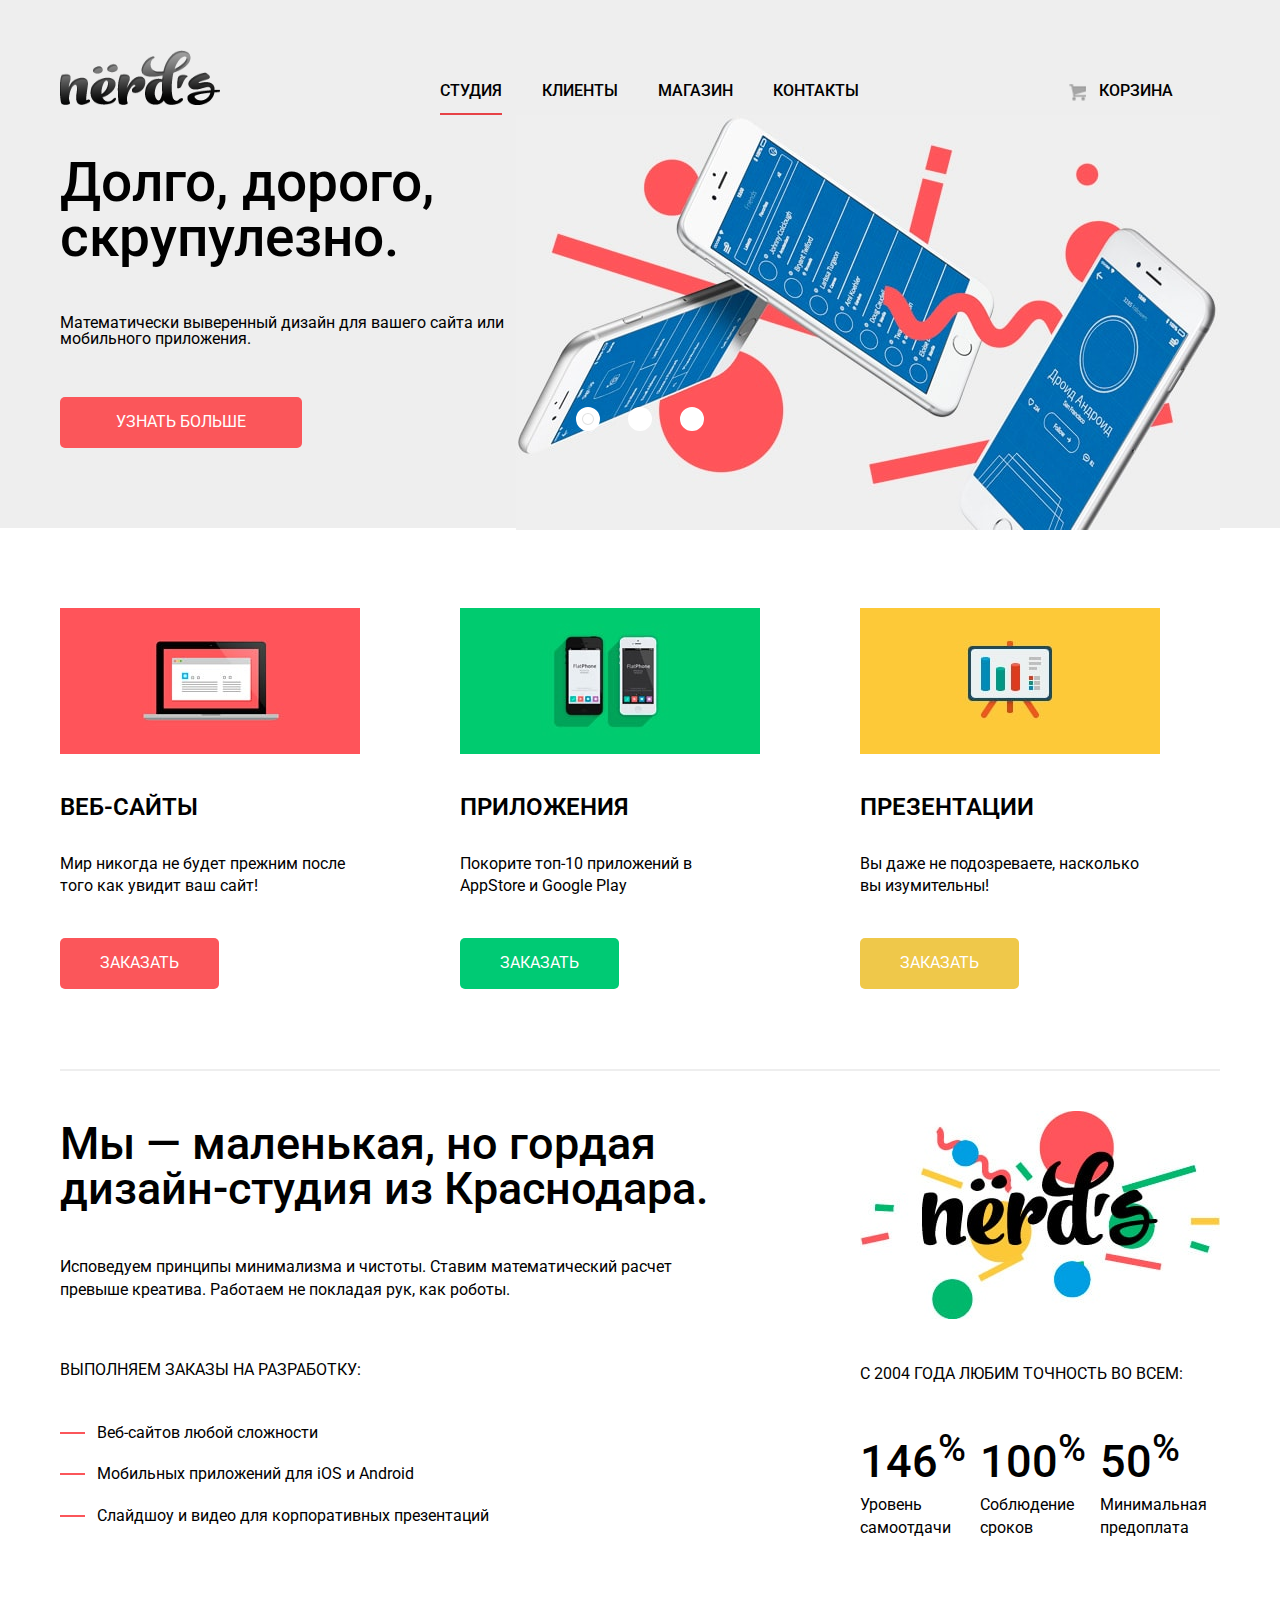
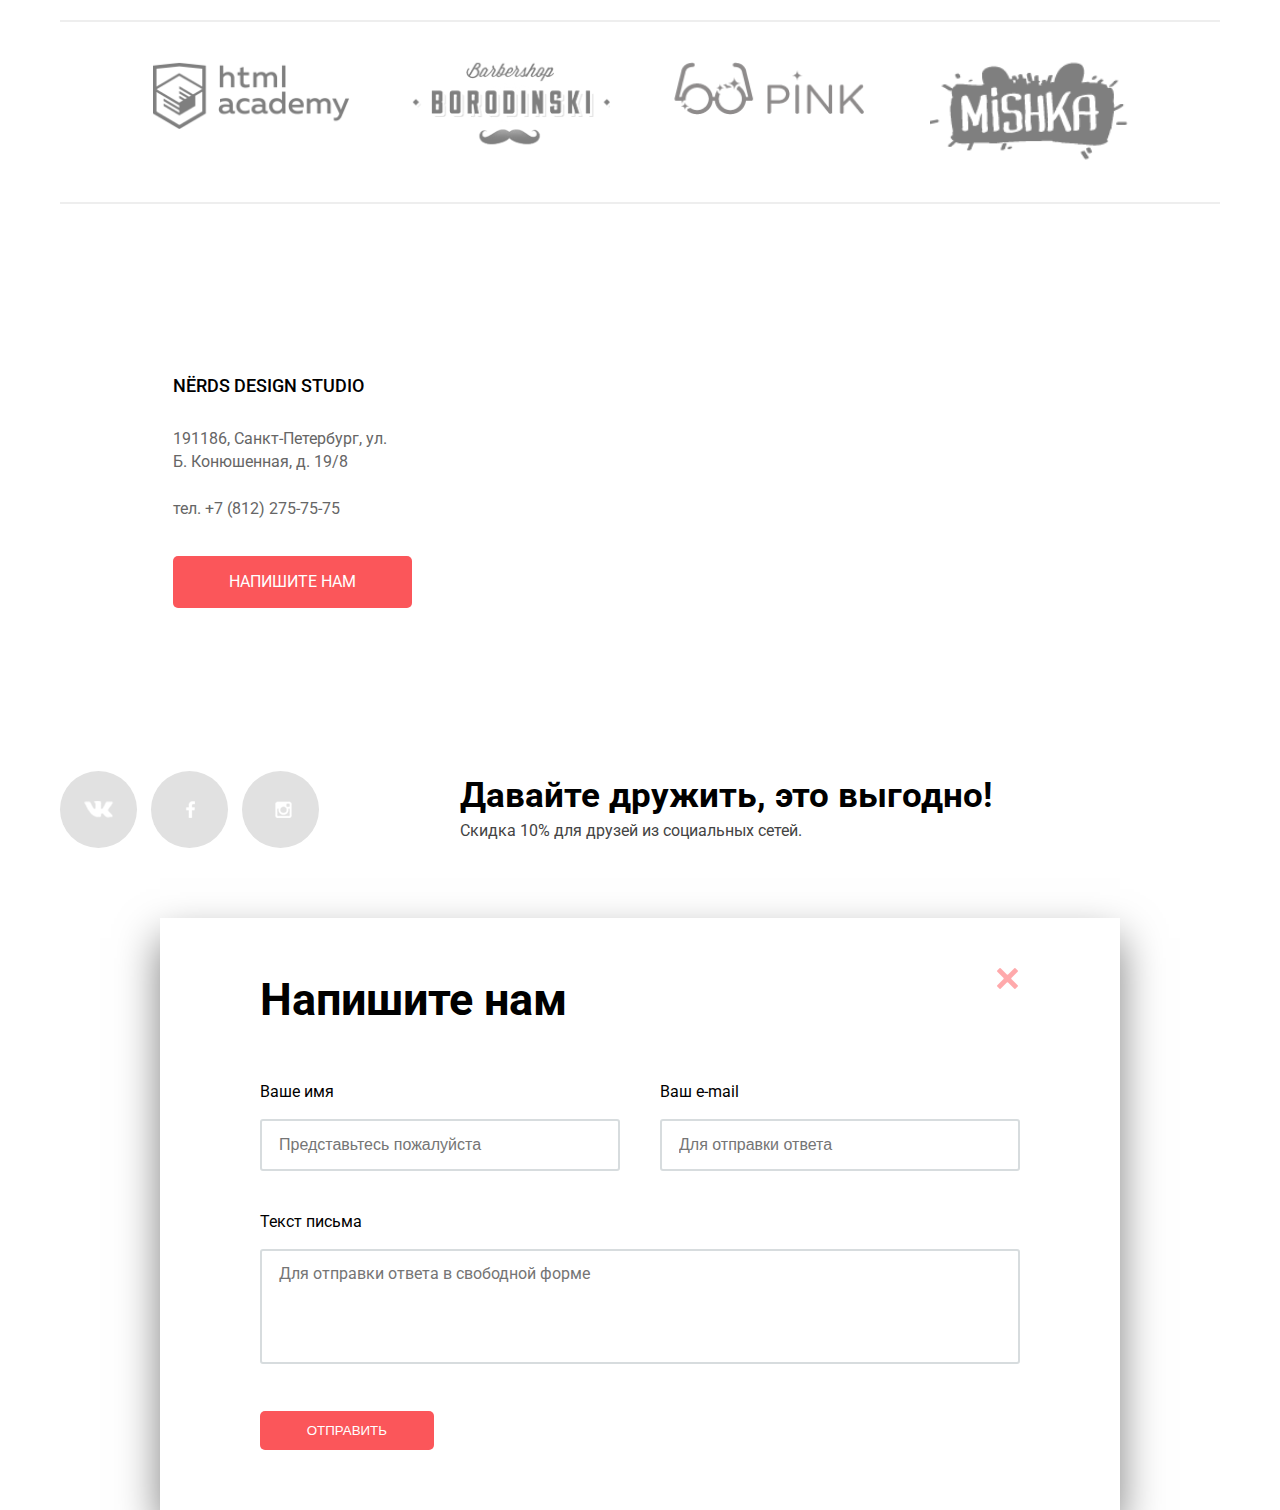
<file: index.html>
<!DOCTYPE html>   
<html lang="ru">
<head>
  <meta charset="UTF-8">
  <meta name="viewport" content="width=device-width, initial-scale=1">
  <title>Nerd's</title>
  <link href="https://fonts.googleapis.com/css?family=Roboto:400,500" rel="stylesheet"> 
  <link href="img/favicon.ico" rel="shortcut icon" type="image/x-icon">
  <link rel="stylesheet" href="css/reset.css">
  <link rel="stylesheet" href="css/style.css">
</head>
<body>
  <header class="header">
    <div class="container">

      <div class="logo">
        <a href="#" class="logo__link">
          <img src="img/logo.png" alt="Nerd's" width="160" height="55">
        </a>
      </div>
      <nav class="nav">
        <ul class="nav__list">
          <li class="nav__item">
            <a href="#studio" class="nav__link nav__link--active">Студия</a>
          </li>
          <li class="nav__item">
            <a href="#partners" class="nav__link">Клиенты</a>
          </li>
          <li class="nav__item">
            <a href="catalog.html" class="nav__link">Магазин</a>
          </li>
          <li class="nav__item">
            <a href="#contacts" class="nav__link">Контакты</a>
          </li>
          <li class="nav__item nav__item--cart">
            <a href="#" class="nav__link nav__link--cart">Корзина</a>
          </li>
        </ul>
      </nav>

      <div class="slider">
        <div class="slider__wrapper">

          <input type="radio" name="slider__point" class="slider__input" id="slide1" checked>
          <input type="radio" name="slider__point" class="slider__input" id="slide2">
          <input type="radio" name="slider__point" class="slider__input" id="slide3">

          <div class="slider__list">
            <div class="slide slide--first">
              <div class="slide__text">
                <p class="slide__title">Долго, дорого, скрупулезно.</p>
                <p class="slide__descr">Математически выверенный дизайн для вашего сайта или мобильного приложения.</p>
                <a href="#" class="btn btn--red">Узнать больше</a>
              </div>
            </div>

            <div class="slide slide--second">
              <div class="slide__text">
                <p class="slide__title">Любим математику как никто другой</p>
                <p class="slide__descr">Никакого креатива, только математические формулы Для расчета идеальных пропорций.</p>
                <a href="#" class="btn btn--red">Узнать больше</a>
              </div>
            </div>

            <div class="slide slide--therd">
              <div class="slide__text">
                <p class="slide__title">Только ночь, только хардкор</p>
                <p class="slide__descr">Работать днем, как все? Мы против этого. Ближе к полуночи работа только начинается.</p>
                <a href="#" class="btn btn--red">Узнать больше</a>
              </div>
            </div>
          </div>
          <div class="slide__control">
            <label class="slide__control-item slide1" for="slide1"></label>
            <label class="slide__control-item slide2" for="slide2"></label> 
            <label class="slide__control-item slide3" for="slide3"></label>
          </div>
        </div>  
      </div>
    </div> 
  </header>

  <main class="container">
    <div class="advantages">      
      <div class="advantages__item">
        <img src="img/content/illustration-1.jpg" width="300" height="146" alt="">
        <h2 class="advantages__title">Веб-сайты</h2>
        <p class="advantages__description">Мир никогда не будет прежним после того как увидит ваш сайт!</p>
        <a href="#" class="btn btn--red btn--small">Заказать</a>
      </div>
      <div class="advantages__item">
        <img src="img/content/illustration-2.jpg" width="300" height="146" alt="">
        <h2 class="advantages__title">Приложения</h2>
        <p class="advantages__description">Покорите топ-10 приложений в AppStore и Google Play</p>
        <a href="#" class="btn btn--green btn--small">Заказать</a>
      </div>
      <div class="advantages__item">
        <img src="img/content/illustration-3.jpg" width="300" height="146" alt="">
        <h2 class="advantages__title">Презентации</h2>
        <p class="advantages__description">Вы даже не подозреваете, насколько вы изумительны!</p>
        <a href="#" class="btn btn--yellow btn--small">Заказать</a>
      </div>
    </div>
    <div class="studio" id="studio">
      <div class="studio__about">
        <h1 class="studio__title">Мы — маленькая, но гордая дизайн-студия из Краснодара.</h1>
        <p class="studio__about-descr">Исповедуем принципы минимализма и чистоты. Ставим математический расчет превыше креатива. Работаем не покладая рук, как роботы.</p>
        <h2 class="studio-title studio__title--small">Выполняем заказы на разработку:</h2>
        <ul class="studio__about-list">          
          <li class="studio__about-item">Веб-сайтов любой сложности</li>
          <li class="studio__about-item">Мобильных приложений для iOS и Android</li>
          <li class="studio__about-item">Слайдшоу и видео для корпоративных презентаций</li>          
        </ul>
      </div>
      <div class="studio__statistics">
        <img src="img/content/nerds-illustration.jpg" alt="">
        <h2 class="studio__title studio__title--small">с 2004 года Любим точность во всем:</h2>
        <ul class="studio__statistic-list">
          <li class="studio__statistic-item">
            <span class="studio__statistic-diget">146<sup>%</sup></span>
            <span class="studio__statistic-description">Уровень самоотдачи</span>
          </li>
          <li class="studio__statistic-item">
            <span class="studio__statistic-diget">100<sup>%</sup></span>
            <span class="studio__statistic-description">Соблюдение сроков</span>
          </li>
          <li class="studio__statistic-item">
            <span class="studio__statistic-diget">50<sup>%</sup></span>
            <span class="studio__statistic-description">Минимальная предоплата</span>
          </li>
        </ul>
      </div>
    </div>
    <div class="partner" id="partners">
      <a href="#" class="partner__item">
        <img src="img/content/logo-1.png" alt="HTML Academy">
      </a>
      <a href="#" class="partner__item">
        <img src="img/content/logo-2.png" alt="Barbershop Borodinski">
      </a>
      <a href="#" class="partner__item">
        <img src="img/content/logo-3.png" alt="Pink">
      </a>
      <a href="#" class="partner__item">
        <img src="img/content/logo-4.png" alt="Mishka">
      </a>
    </div>
  </main>

  <footer class="footer" id="contacts">
    <div class="map-canvas">
      <div class="map" id="map"></div>
      <div class="contact">
        <h2 class="contact__title">Nёrds design studio</h2>
        <p class="contact__adress">191186, Санкт-Петербург, ул. Б. Конюшенная, д. 19/8</p>
        <a class="contact__phon" href="tel:78122757575">тел. +7 (812) 275-75-75</a>
        <a class="btn btn--red pop-up__trigger" href="#pop-up">Напишите нам</a>
      </div>
    </div>
    <div class="social">
      <div class="container">
        <div class="social__list">
          <a href="#" class="social__item social__item--vk">Вконтакте</a>
          <a href="#" class="social__item social__item--fb">Фейсбук</a>
          <a href="#" class="social__item social__item--inst">Инстаграм</a>
        </div>
        <div class="social__slogan">
          <h2 class="social__title">Давайте дружить, это выгодно!</h2>
          <p class="social__action">Скидка 10% для друзей из социальных сетей.</p>
        </div>
      </div>  
    </div>
  </footer>
  <!-- popup -->
  <div class="pop-up">
    <button type="button" class="form__close"></button>
    <h3 class="pop-up__title">Напишите нам</h3>
    <form method="post" action="" class="form pop-up__form">
      <div class="form__row">
        <div class="form__column">
          <label class="form__label" for="name">Ваше имя</label>
          <input class="form__input" id="name" type="text" placeholder="Представьтесь пожалуйста" required>
        </div>
        <div class="form__column">
          <label class="form__label" for="email">Ваш e-mail</label>
          <input class="form__input" id="email" type="email" name="email" placeholder="Для отправки ответа" required>
        </div>
      </div>
      <div class="form__row">
        <label class="form__label" for="message">Текст письма</label>
        <textarea class="form__input form__input--message"  name="message" id="message" placeholder="Для отправки ответа в свободной форме"></textarea>
      </div>
      <button class="btn btn--red" type="submit">Отправить</button> 
    </form>
  </div>
  <script src="https://code.jquery.com/jquery-3.1.0.min.js"></script>
  <script src="http://maps.api.2gis.ru/2.0/loader.js?pkg=full"></script>
 <script src="js/scripts.js"></script>
</body>
</html>
</file>
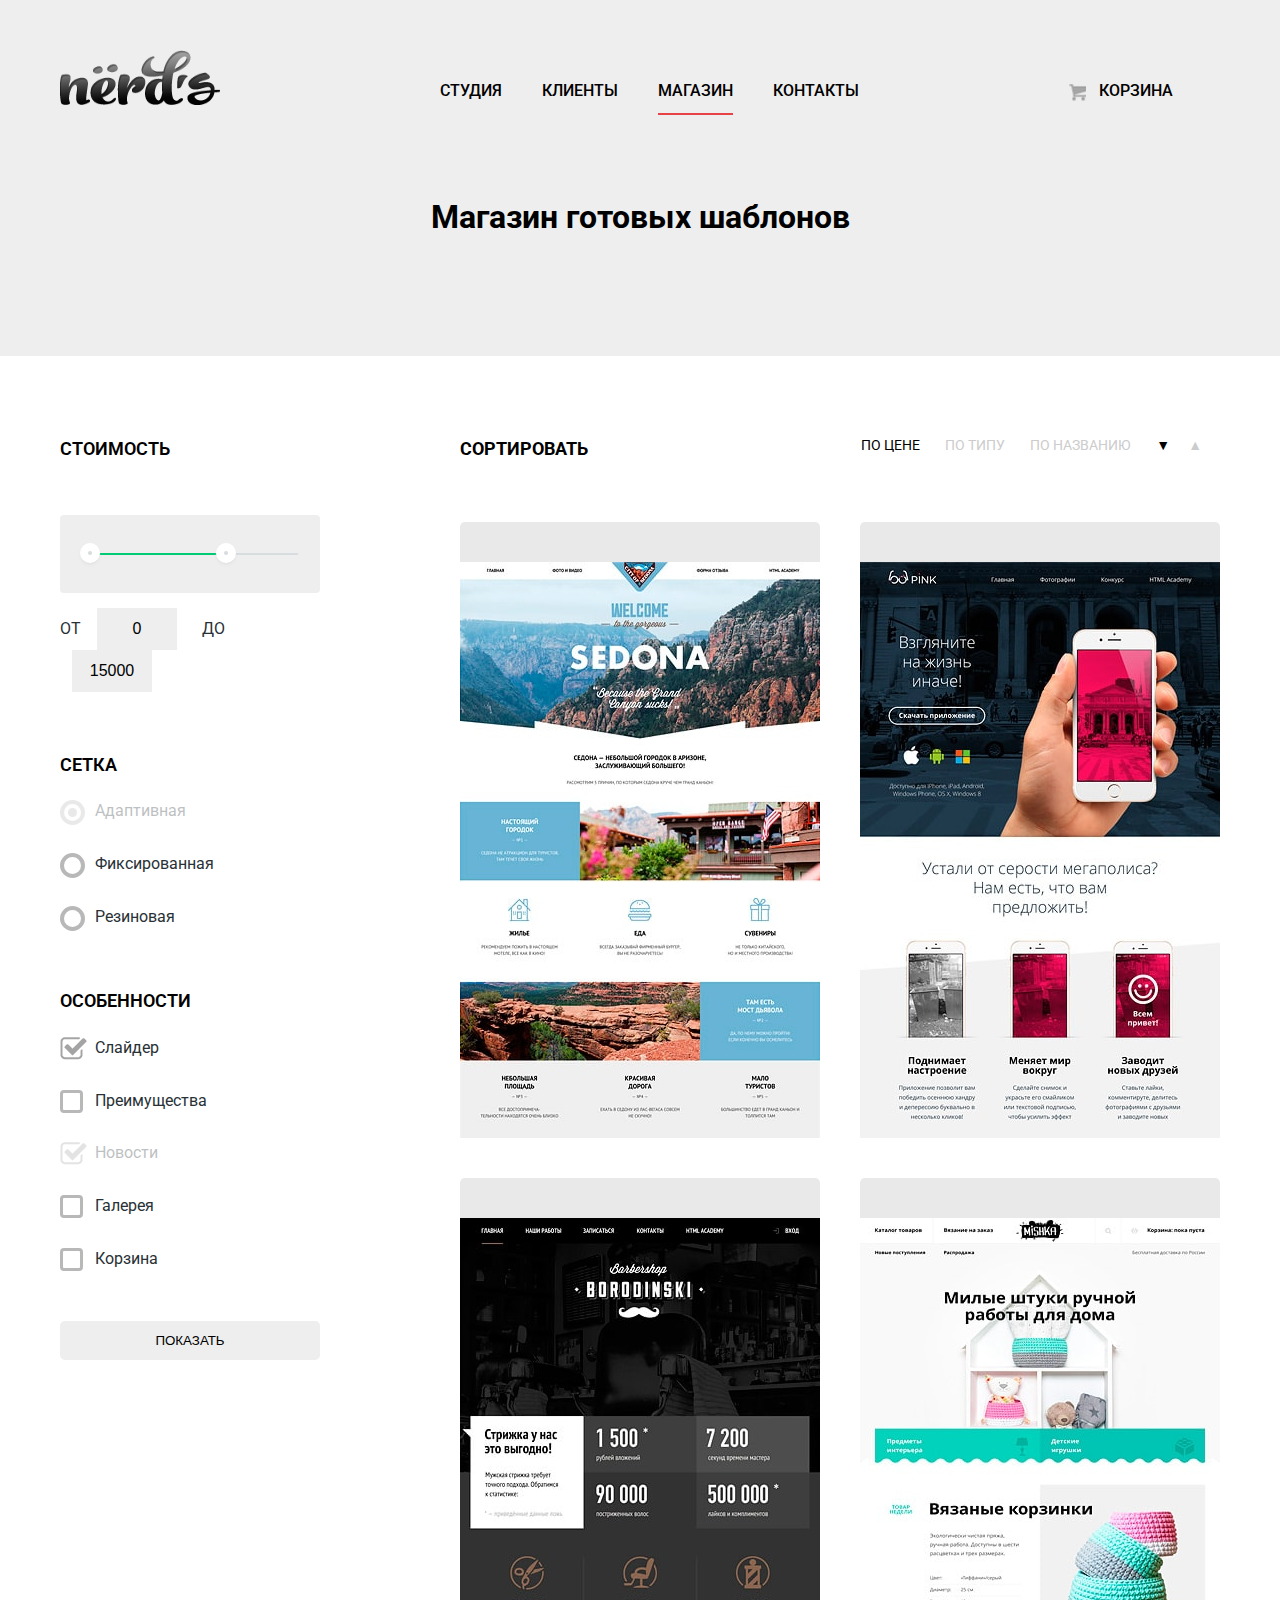
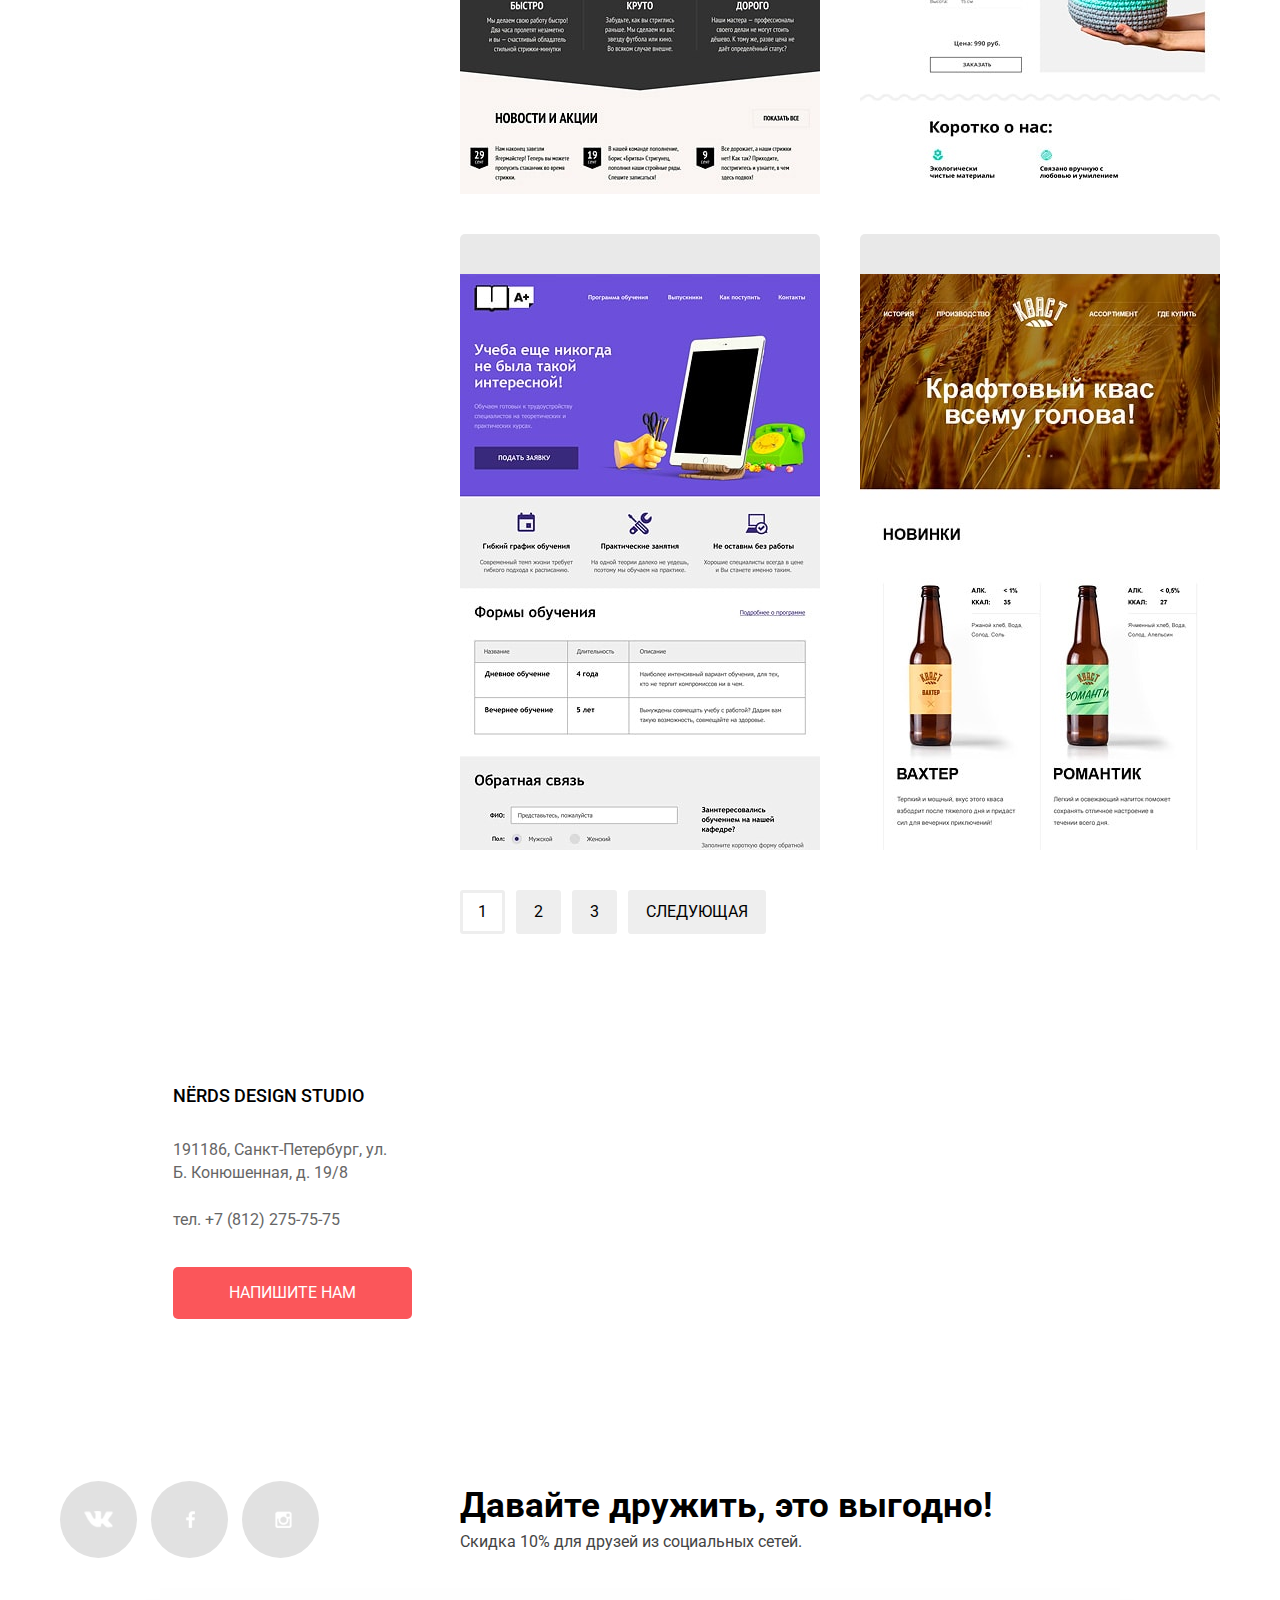
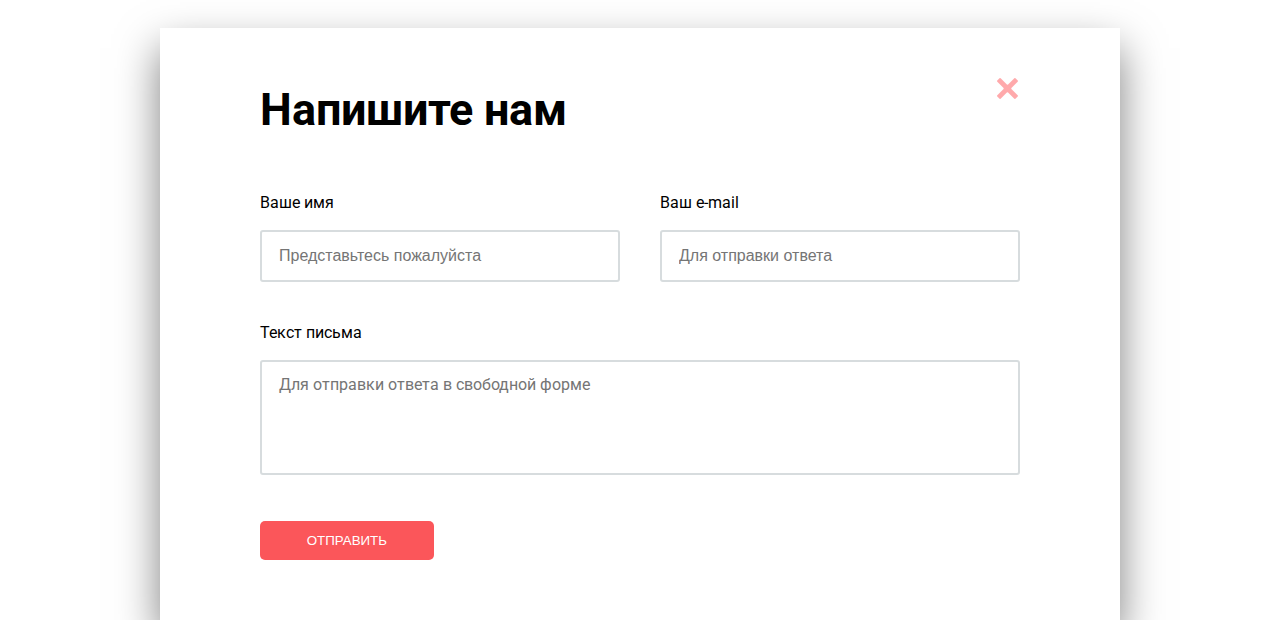
<file: catalog.html>
<!DOCTYPE html>   
<html lang="ru">
<head>
  <meta charset="UTF-8">
  <meta name="viewport" content="width=device-width, initial-scale=1">
  <title>Nerd's</title>
  <link href="https://fonts.googleapis.com/css?family=Roboto:400,500" rel="stylesheet"> 
  <link href="img/favicon.ico" rel="shortcut icon" type="image/x-icon">
  <link rel="stylesheet" href="css/reset.css">
  <link rel="stylesheet" href="css/style.css">
</head>
<body>

  <header class="header">
    <div class="container">
      <div class="logo">
        <a href="index.html" class="logo__link">
          <img src="img/logo.png" alt="Nerd's" width="160" height="55">
        </a>
      </div>
      <nav class="nav">
        <ul class="nav__list">
          <li class="nav__item">
            <a href="index.html#studio" class="nav__link">Студия</a>
          </li>
          <li class="nav__item">
            <a href="index.html#partners" class="nav__link">Клиенты</a>
          </li>
          <li class="nav__item">
            <a href="catalog.html" class="nav__link nav__link--active">Магазин</a>
          </li>
          <li class="nav__item">
            <a href="index.html#contacts" class="nav__link">Контакты</a>
          </li>
          <li class="nav__item nav__item--cart">
            <a href="#" class="nav__link nav__link--cart">Корзина</a>
          </li>
        </ul>
      </nav>
      <h1 class="header__title">Магазин готовых шаблонов</h1>
    </div> 
  </header>

  <main class="container catalog-container">
    <div class="catalog__filteres">
      <form action="/" method="POST" class="catalog__form">
        <fieldset class="catalog__form-group">
            <legend class="catalog__title">Стоимость</legend>
            <div class="range__top">
              <div class="range__progress">
                <div class="range__bar" style="width: 70%"></div>
              </div>
              <div class="range__toggle range__toggle--min"></div>
              <div class="range__toggle range__toggle--max"></div>
            </div>
            <div class="range__form">
              <label class="range__descriptioniption range__descriptioniption--min">От 
              <input class="range__input" type="text" name="max-price" value="0">
              </label>
              <label class="range__descriptioniption range__descriptioniption--max">До 
              <input class="range__input" type="text" name="min-price" value="15000">
              </label>
            </div>
        </fieldset>

        <fieldset class="catalog__form-group">
          <legend class="catalog__title">Сетка</legend>
          <input id="responsive" class="catalog__input" type="radio" name="grid" checked disabled>
          <label class="catalog__label catalog__label--grid" for="responsive">Адаптивная</label>
          <input id="static" class="catalog__input" type="radio" name="grid">
          <label class="catalog__label catalog__label--grid" for="static">Фиксированная</label>
          <input id="fluid" class="catalog__input" type="radio" name="grid">
          <label class="catalog__label catalog__label--grid" for="fluid">Резиновая</label>
        </fieldset>

        <fieldset class="catalog__form-group">
          <legend class="catalog__title">Особенности</legend>
          <input id="slider" class="catalog__input" type="checkbox" checked>
          <label class="catalog__label catalog__label--advantages" for="slider">Слайдер</label>
          <input id="advantages" class="catalog__input" type="checkbox">
          <label class="catalog__label catalog__label--advantages" for="advantages">Преимущества</label>
          <input id="news" class="catalog__input" type="checkbox" checked disabled>
          <label class="catalog__label catalog__label--advantages" for="news">Новости</label>
          <input id="galery" class="catalog__input" type="checkbox">
          <label class="catalog__label catalog__label--advantages" for="galery">Галерея</label>
          <input id="cart" class="catalog__input" type="checkbox">
          <label class="catalog__label catalog__label--advantages" for="cart">Корзина</label>
        </fieldset>
        <button class="btn btn--grey" type="submit">Показать</button>
      </form>
    </div>

    <div class="catalog__showcase">
      <div class="catalog__header">
        <h2 class="catalog__title">Сортировать</h2>

        <div class="sorting">
          <ul class="sorting__list">
            <li class="sorting__item">
              <a href="#" class="sorting__link sorting__link--active">По цене</a>
            </li>
            <li class="sorting__item">
              <a href="#" class="sorting__link">По типу</a>
            </li>
            <li class="sorting__item">
              <a href="#" class="sorting__link">По названию</a>
            </li>          
            <li class="sorting__item sorting__item--marker">
              <a href="#" class="sorting__link marker__link marker__link--active">&#9660;</a>
              <a href="#" class="sorting__link marker__link">&#9650;</a>
            </li>
          </ul>
        </div>
      </div>
      <div class="showcase__wrapper">
        <div class="showcase">
          <div class="showcase__brouser"><span></span></div>
          <div class="showcase__img">
            <img src="img/content/case1.jpg" width="360" height="576" alt="Sedona">
          </div>
          <div class="showcase__description">
            <h2 class="showcase__name">Sedona</h2>
            <div class="showcase__info">Информационный сайт для туристов</div>
            <a href="#" class="btn btn--red">9 900 руб.</a>
          </div>
        </div>
        <div class="showcase">
          <div class="showcase__brouser"><span></span></div>
          <div class="showcase__img">
            <img src="img/content/case2.jpg" width="360" height="576" alt="Pink App">
          </div>
          <div class="showcase__description">
            <h2 class="showcase__name">Pink App</h2>
            <div class="showcase__info">Продуктовый лендинг приложения для iOS и Android</div>
            <a href="#" class="btn btn--red">9 900 руб.</a>     
          </div>
        </div>
        <div class="showcase">
          <div class="showcase__brouser"><span></span></div>
          <div class="showcase__img">
            <img src="img/content/case3.jpg" width="360" height="576" alt="Barbershop">
          </div>
          <div class="showcase__description">
            <h2 class="showcase__name">Barbershop</h2>
            <div class="showcase__info">Сайт салоны красоты. Для мужчин, да.</div>
            <a href="#" class="btn btn--red">9 900 руб.</a>   
          </div>
        </div>
        <div class="showcase">
          <div class="showcase__brouser"><span></span></div>
          <div class="showcase__img">
            <img src="img/content/case4.jpg" width="360" height="576" alt="Mishka">
          </div>
          <div class="showcase__description">
            <h2 class="showcase__name">Mishka</h2>
            <div class="showcase__info">Интернет-магазин вязаных игрушек</div>
            <a href="#" class="btn btn--red">9 900 руб.</a>
          </div>
        </div>
        <div class="showcase">
          <div class="showcase__brouser"><span></span></div>
          <div class="showcase__img">
            <img src="img/content/case5.jpg" width="360" height="576" alt="A Plus">
          </div>
          <div class="showcase__description">
            <h2 class="showcase__name">A Plus</h2>
            <div class="showcase__info">Лендинг курсов повышения квалификации</div>
            <a href="#" class="btn btn--red">9 900 руб.</a>
          </div>
        </div>
        <div class="showcase">
          <div class="showcase__brouser"><span></span></div>
          <div class="showcase__img">
            <img src="img/content/case6.jpg" width="360" height="576" alt="Кваст">
          </div>
          <div class="showcase__description">
            <h2 class="showcase__name">Кваст</h2>
            <div class="showcase__info">Промосайт производителя крафтового кваса</div>
            <a href="#" class="btn btn--red">9 900 руб.</a>
          </div>
        </div>
      </div>
      <div class="pagination">
        <ul class="pagination__list">
          <li class="pagination__item">
            <a href="#" class="pagination__link pagination__link--active">1</a>
          </li>
          <li class="pagination__item">
            <a href="#" class="pagination__link">2</a>
          </li>
          <li class="pagination__item">
            <a href="#" class="pagination__link">3</a>
          </li>
          <li class="pagination__item">
            <a href="#" class="pagination__link pagination__link--next">Следующая</a>
          </li>
        </ul>
      </div>
    </div>
  </main>
  
  <footer class="footer">
    <div class="map-canvas">
      <div class="map" id="map"></div>
      <div class="contact">
        <h2 class="contact__title">Nёrds design studio</h2>
        <p class="contact__adress">191186, Санкт-Петербург, ул. Б. Конюшенная, д. 19/8</p>
        <a class="contact__phon" href="tel:78122757575">тел. +7 (812) 275-75-75</a>
        <a class="btn btn--red pop-up__trigger" href="#pop-up">Напишите нам</a>
      </div>
    </div>
    <div class="social">
      <div class="container">
        <div class="social__list">
          <a href="#" class="social__item social__item--vk">Вконтакте</a>
          <a href="#" class="social__item social__item--fb">Фейсбук</a>
          <a href="#" class="social__item social__item--inst">Инстаграм</a>
        </div>
        <div class="social__slogan">
          <h2 class="social__title">Давайте дружить, это выгодно!</h2>
          <p class="social__action">Скидка 10% для друзей из социальных сетей.</p>
        </div>
      </div>  
    </div>
  </footer>
  <!-- popup -->
  <div class="pop-up">
    <h3 class="pop-up__title">Напишите нам</h3>
    <button type="button" class="form__close"></button>
    <form method="post" action="" class="form pop-up__form">
      <div class="form__row">
        <div class="form__column">
          <label class="form__label" for="name">Ваше имя</label>
          <input class="form__input" id="name" type="text" placeholder="Представьтесь пожалуйста" required>
        </div>
        <div class="form__column">
          <label class="form__label" for="email">Ваш e-mail</label>
          <input class="form__input" id="email" type="email" name="email" placeholder="Для отправки ответа" required>
        </div>
      </div>
      <div class="form__row">
        <label class="form__label" for="message">Текст письма</label>
        <textarea class="form__input form__input--message"  name="message" id="message" placeholder="Для отправки ответа в свободной форме"></textarea>
      </div>
      <button class="btn btn--red" type="submit">Отправить</button> 
    </form>
    
  </div>
  <script src="https://code.jquery.com/jquery-3.1.0.min.js"></script>
  <script src="http://maps.api.2gis.ru/2.0/loader.js?pkg=full"></script>
 <script src="js/scripts.js"></script>
</body>
</html>
</file>
<file: css/style.css>
.studio:after, main:after, .catalog__header:after, .social:after, .range__form, .pop-up .form__row {
  clear: both;
  content: "";
  display: table;
}

.container {
  width: 1200px;
  padding: 0px 20px;
  margin: 0 auto;
}

.logo {
  width: 160px;
  float: left;
  margin-right: 200px;
}

.nav {
  float: left;
}

.advantages {
  font-size: 0;
  /* &:after {
    @extend %cf
  } */
}

.advantages__item {
  display: inline-block;
  vertical-align: top;
  width: 300px;
  margin-right: 100px;
  font-size: 16px;
}

.advantages__item:last-child {
  margin-right: 0;
}

.studio__about {
  float: left;
  width: 660px;
}

.studio__statistics {
  float: right;
  width: 360px;
}

.studio__statistic-list {
  font-size: 0;
}

.studio__statistic-item {
  margin-right: 20px;
  font-size: 16px;
  width: 100px;
  display: inline-block;
  vertical-align: top;
}

.catalog__filteres {
  float: left;
  width: 260px;
}

.catalog__showcase {
  float: right;
  width: 760px;
}

.showcase__wrapper {
  font-size: 0;
  /* &:after {
    @extend %cf
  } */
}

.showcase {
  display: inline-block;
  vertical-align: top;
  margin-bottom: 40px;
  font-size: 16px;
  /* &:nth-child(even) {
    float: right;
  } */
}

.showcase:nth-child(odd) {
  margin-right: 40px;
}

.catalog__title {
  float: left;
}

.sorting {
  float: right;
}

.social__list {
  float: left;
  width: 260px;
  margin-right: 140px;
}

.social__slogan {
  float: left;
  width: 560px;
}

.header {
  background: #eee;
  padding: 50px 0 0 0;
  margin-bottom: 80px;
  min-width: 1200px;
}

.header:after {
  clear: both;
  content: "";
  display: table;
}

.logo {
  transition: opacity 0.3s ease-in-out;
}

.logo:hover {
  opacity: 0.5;
}

.nav {
  width: 800px;
}

.nav__list {
  width: 100%;
  font-size: 0;
}

.nav__item {
  display: inline-block;
  vertical-align: middle;
  margin: 30px 20px 0 20px;
}

.nav__item--cart {
  position: relative;
  margin-left: 220px;
}

.nav__item--cart:before {
  content: '';
  position: absolute;
  top: 4px;
  left: -30px;
  display: inline-block;
  width: 19px;
  height: 19px;
  background: url(../img/icon.png) no-repeat -85px 0;
}

.nav__link {
  display: block;
  padding-bottom: 10px;
  font-size: 16px;
  text-transform: uppercase;
  color: #000;
  font-weight: 500;
  border-bottom: 2px solid transparent;
  transition: color 0.3s ease-in-out;
}

.nav__link:hover {
  color: #e74246;
}

.nav__link--active {
  border-bottom-color: #e74246;
}

.sorting__list {
  font-size: 0;
}

.sorting__item {
  display: inline-block;
  vertical-align: middle;
}

.sorting__link {
  display: block;
  padding-right: 25px;
  font-size: 14px;
  text-transform: uppercase;
  color: #ccc;
}

.sorting__link--active {
  color: #000;
}

.sorting__link:hover {
  color: #999;
}

.marker__link {
  display: inline-block;
  padding-right: 18px;
}

.marker__link--active {
  color: #000;
}

.pagination__list {
  font-size: 0;
}

.pagination__item {
  display: inline-block;
  margin-right: 11px;
  background: #eee;
  border: 3px solid #eee;
  border-radius: 3px;
}

.pagination__item:hover {
  border-color: #dfdfdf;
}

.pagination__item .pagination__link {
  font-size: 16px;
  color: #000;
  padding: 8px 15px;
  text-transform: uppercase;
}

.pagination__item .pagination__link--active {
  background-color: #FFF;
}

.pagination__item .pagination__link:hover {
  background-color: #dfdfdf;
}

body {
  font: 400 16px/1.42 Roboto, sans-serif;
}

.advantages {
  padding-bottom: 80px;
  border-bottom: 2px solid #eee;
}

.advantages__item img {
  width: 300px;
  margin-bottom: 30px;
}

.advantages__title {
  margin-bottom: 28px;
  font-size: 24px;
  font-weight: 600;
  text-transform: uppercase;
}

.advantages__description {
  margin-bottom: 40px;
}

.partner {
  margin-bottom: 80px;
  font-size: 0;
  text-align: center;
  border-bottom: 2px solid #eee;
}

.partner__item {
  display: inline-block;
  vertical-align: middle;
  width: 260px;
  height: 180px;
  padding: 37px 30px;
  opacity: 0.5;
  transition: opacity 0.3s ease-in-out;
}

.partner__item:hover {
  opacity: 1;
}

.partner__item img {
  width: 100%;
  /* &:before {
    content:'';
    display: inline-block;
    height: 100%;
    vertical-align: middle; } */
}

.studio {
  padding-bottom: 80px;
  border-bottom: 2px solid #eee;
}

.studio__about {
  margin-top: 50px;
}

.studio__title {
  margin-bottom: 45px;
  font: 500 45px/1 Roboto;
}

.studio__title--small {
  margin-bottom: 40px;
  font-size: 16px;
  font-weight: normal;
  text-transform: uppercase;
}

.studio__about-descr {
  margin-bottom: 57px;
}

.studio__about-item {
  position: relative;
  padding-left: 37px;
  margin-bottom: 19px;
}

.studio__about-item:last-child {
  margin-bottom: 0;
}

.studio__about-item:before {
  content: '';
  display: inline-block;
  vertical-align: middle;
  position: absolute;
  left: 0;
  top: 10px;
  width: 25px;
  height: 2px;
  background-color: #fb565a;
}

.studio__about-item span {
  display: block;
}

.studio__statistics {
  margin-top: 40px;
}

.studio__statistics img {
  margin-bottom: 40px;
}

.studio__statistic-diget {
  font-size: 45px;
  font-weight: 500;
}

.map-canvas {
  margin-bottom: 70px;
}

.header__title {
  padding: 80px 0 116px 0;
  clear: both;
}

.catalog-container {
  margin-bottom: 60px;
}

.catalog__header {
  margin-bottom: 60px;
}

.map-canvas {
  position: relative;
}

#map {
  width: 100%;
  height: 417px;
}

.contact {
  position: absolute;
  top: 55px;
  left: 10%;
  width: 319px;
  padding: 34px 45px 45px;
  background-color: #fff;
}

.contact .contact__title {
  margin-bottom: 30px;
  font-size: 18px;
  font-weight: 500;
  text-transform: uppercase;
}

.contact .contact__adress, .contact .contact__phon {
  color: #666;
  margin-bottom: 25px;
}

.contact .contact__phon {
  margin-bottom: 35px;
}

.showcase {
  position: relative;
  cursor: pointer;
}

.showcase:hover {
  box-shadow: 0px 6px 15px -6px rgba(0, 0, 0, 0.5);
}

.showcase:hover .showcase__brouser {
  background-color: #4d4d4d;
}

.showcase__brouser {
  width: 100%;
  height: 40px;
  background-color: #e9e9e9;
  border-radius: 5px 5px 0 0;
  transition: background 0.3s ease-in-out;
}

.showcase__img {
  font-size: 0;
  width: 360px;
}

.showcase__description {
  font-size: 16px;
  text-align: center;
  padding: 33px 65px 43px 65px;
  background: #eee;
  position: absolute;
  opacity: 0;
  bottom: 0;
  left: 9999;
  transition: opacity 0.5s ease-in-out;
}

.showcase:hover .showcase__description {
  bottom: 0;
  left: 0;
  opacity: 1;
}

.showcase__name {
  font-size: 18px;
  line-height: 1;
  text-transform: uppercase;
  margin-bottom: 22px;
}

.showcase__info {
  margin-bottom: 30px;
  line-height: 1;
}

.slider {
  clear: both;
}

.slider:after {
  clear: both;
  content: "";
  display: table;
}

.slider input {
  display: none;
}

.slider__wrapper {
  position: relative;
}

.slider__list {
  position: relative;
  height: 413px;
}

.slide {
  position: absolute;
  width: 100%;
  height: 415px;
  top: 0;
  left: 0;
  opacity: 0;
  transition: opacity 1s ease-in-out;
}

.slide--first {
  background: url(../img/slider/slide1.jpg) no-repeat right top;
}

.slide--second {
  background: url(../img/slider/slide2.jpg) no-repeat right top;
}

.slide--therd {
  background: url(../img/slider/slide3.jpg) no-repeat right top;
}

.slide__text {
  display: inline-block;
  vertical-align: middle;
  padding-top: 40px;
  max-width: 518px;
}

.slide__title {
  font: 500 55px/1 Roboto;
  margin-bottom: 50px;
}

.slide__descr {
  margin-bottom: 50px;
  line-height: 1;
}

.slide__control {
  position: absolute;
  bottom: 95px;
  left: 50%;
  -webkit-transform: translateX(-50%);
      -ms-transform: translateX(-50%);
          transform: translateX(-50%);
  z-index: 3;
}

.slide__control-item {
  display: inline-block;
  position: relative;
  width: 14px;
  height: 14px;
  margin: 0 17px;
  border: 2px solid transparent;
  background: #fff;
  border-radius: 50%;
  cursor: pointer;
}

.slide__control-item:before {
  content: '';
  position: absolute;
  display: block;
  top: -7px;
  left: -7px;
  border: 6px solid #fff;
  width: 12px;
  height: 12px;
  border-radius: 50%;
}

.slide__control-item:hover,
#slide1:checked ~ .slide__control > .slide1,
#slide2:checked ~ .slide__control > .slide2,
#slide3:checked ~ .slide__control > .slide3 {
  border-color: #e1e1e1;
}

#slide1:checked ~ .slider__list > .slide--first,
#slide2:checked ~ .slider__list > .slide--second,
#slide3:checked ~ .slider__list > .slide--therd {
  opacity: 1;
}

.header__title {
  text-align: center;
}

.catalog__filteres button {
  width: 100%;
  font-weight: 500;
}

.catalog__title {
  font-size: 18px;
  text-transform: uppercase;
}

.catalog__form-group {
  border: none;
  margin-bottom: 60px;
}

.catalog__form-group:last-of-type {
  margin-bottom: 50px;
}

.catalog__form-group .catalog__title {
  display: block;
  margin-bottom: 23px;
  float: none;
  font-weight: 600;
}

.catalog__form-group .catalog__input {
  display: none;
}

.catalog__form-group .catalog__label {
  display: block;
}

.range__top {
  position: relative;
  padding: 38px 22px;
  margin: 30px 0 15px 0;
  background: #eee;
  border-radius: 4px;
}

.range__top .range__progress {
  height: 2px;
  background-color: #d7dcde;
}

.range__top .range__progress .range__bar {
  height: 2px;
  background: #00ca74;
}

.range__toggle {
  width: 4px;
  height: 4px;
  background: #d7dcde;
  border: 8px solid #fff;
  border-radius: 50%;
  box-shadow: 0 2px 2px rgba(215, 220, 222, 0.5);
  box-sizing: content-box;
  position: absolute;
  top: 28px;
  left: 20px;
  cursor: pointer;
}

.range__toggle--max {
  left: 60%;
}

.range__descriptioniption {
  color: #283136;
  text-transform: uppercase;
}

.range__descriptioniption--max {
  margin-left: 21px;
}

.range__input {
  margin-left: 12px;
  padding: 12px;
  max-width: 80px;
  font-size: 16px;
  text-align: center;
  text-transform: uppercase;
  background-color: #eee;
  border: none;
  outline: none;
}

.catalog__label {
  position: relative;
  padding: 0 0 30px 35px;
  color: #283136;
  cursor: pointer;
  transition: color, background 0.3s ease-in-out;
}

.catalog__label:last-child {
  padding-bottom: 0;
}

.catalog__label:hover {
  color: #000;
}

.catalog__label:before {
  content: '';
  position: absolute;
  left: 0;
  top: 0;
  display: inline-block;
  width: 17px;
  height: 17px;
  border: 4px solid #b8b8b8;
  border-radius: 50%;
  transition: border-color 0.3s ease-in-out;
}

.catalog__label:hover:before {
  border-color: #4d4d4d;
}

.catalog__label--advantages:before {
  border-width: 3px;
  border-radius: 4px;
}

.catalog__input:checked + .catalog__label--grid:after {
  content: '';
  position: absolute;
  top: 8px;
  left: 8px;
  display: inline-block;
  width: 9px;
  height: 9px;
  background-color: #b8b8b8;
  border-radius: 50%;
  transition: background 0.3s ease-in-out;
}

.catalog__input:checked + .catalog__label--grid:hover:after {
  background-color: #4d4d4d;
}

.catalog__input:disabled + .catalog__label--grid,
.catalog__input:disabled + .catalog__label--advantages {
  cursor: auto;
  opacity: 0.3;
}

.catalog__input:checked + .catalog__label--advantages:before {
  border: none;
}

.catalog__input:checked + .catalog__label--advantages:after {
  content: '';
  display: inline-block;
  width: 27px;
  height: 23px;
  position: absolute;
  top: 0;
  left: 0;
  background: url(../img/checkbox-on.png) no-repeat 0 0;
  opacity: 0.5;
  transition: background 0.3s ease-in-out;
}

.catalog__input:checked + .catalog__label--advantages:hover:after {
  opacity: 1;
}

.pop-up {
  position: relative;
  width: 960px;
  margin: 0 auto;
  padding: 50px 100px 60px 100px;
  background: #fff;
  z-index: 100;
  box-shadow: 0 20px 40px 0px rgba(0, 0, 0, 0.5);
}

.pop-up__title {
  display: inline-block;
  margin-bottom: 50px;
  font-size: 45px;
}

.pop-up .form__row {
  width: 100%;
  margin-bottom: 40px;
}

.pop-up .form__column {
  width: 360px;
}

.pop-up .form__column:nth-child(1) {
  float: left;
}

.pop-up .form__column:nth-child(2) {
  float: right;
}

.pop-up .form__label {
  display: block;
  margin-bottom: 15px;
}

.pop-up .form__input {
  width: 100%;
  padding: 15px 17px;
  color: #444;
  font-size: 16px;
  border: 2px solid #d7dcde;
  border-radius: 3px;
  transition: all 0.3s ease-in-out;
}

.pop-up .form__input--message {
  height: 115px;
  color: #444;
  font: 16px/1 Roboto;
}

.pop-up .form__input:hover {
  color: #b4b9bb;
  border-color: #b4b9bb;
}

.pop-up .form__input:active, .pop-up .form__input:focus {
  color: #000;
  border-color: #000;
}

.pop-up .form__close {
  float: right;
  width: 23px;
  height: 23px;
  border: none;
  outline: none;
  background: url(../img/close-cross.png) no-repeat;
  cursor: pointer;
  opacity: 0.5;
  transition: opacity 0.3s ease-in-out;
}

.pop-up .form__close:hover {
  opacity: 1;
}

.footer {
  min-width: 1200px;
  padding: 0 0 70px 0;
}

.social {
  font-size: 0;
}

.social__item {
  display: inline-block;
  position: relative;
  margin-right: 14px;
  width: 77px;
  height: 77px;
  text-indent: -1000px;
  overflow: hidden;
  background: #e1e1e1;
  border-radius: 50%;
  transition: background 0.3s ease-in-out;
}

.social__item:hover {
  background: #e74246;
}

.social__item:active {
  background: #d7373b;
  box-shadow: inset 0px 1px 0px 1px rgba(0, 0, 0, 0.1);
}

.social__item:last-of-type {
  margin-right: 0;
}

.social__item:before {
  content: '';
  display: block;
  margin: 30px auto 0 auto;
  width: 30px;
  height: 20px;
  background: url(../img/icon.png) no-repeat 0 0;
}

.social__item:active:before {
  opacity: 0.5;
}

.social__item--fb:before {
  width: 10px;
  background: url(../img/icon.png) no-repeat -36px 0;
}

.social__item--inst:before {
  background: url(../img/icon.png) no-repeat -49px 0;
}

.social__title {
  font-size: 35px;
}

.social__action {
  font-size: 16px;
  color: #444;
}

.btn {
  padding: 0.9em 3.5em;
  white-space: nowrap;
  text-transform: uppercase;
  border-radius: 5px;
  border: none;
  outline: none;
  cursor: pointer;
}

.btn--small {
  padding: 0.9em 2.5em;
}

.btn--red {
  color: #fff;
  background-color: #fb565a;
  border: none;
  outline: none;
}

.btn--red:hover {
  color: #fff;
  background-color: #fa2429;
}

.btn--red:active {
  color: rgba(255, 255, 255, 0.5);
  box-shadow: inset 0px 1px 0px 1px rgba(0, 0, 0, 0.1);
}

.btn--green {
  color: #fff;
  background-color: #00ca74;
  border: none;
  outline: none;
}

.btn--green:hover {
  color: #fff;
  background-color: #009757;
}

.btn--green:active {
  color: rgba(255, 255, 255, 0.5);
  box-shadow: inset 0px 1px 0px 1px rgba(0, 0, 0, 0.1);
}

.btn--yellow {
  color: #fff;
  background-color: #efc84a;
  border: none;
  outline: none;
}

.btn--yellow:hover {
  color: #fff;
  background-color: #ebba1b;
}

.btn--yellow:active {
  color: rgba(255, 255, 255, 0.5);
  box-shadow: inset 0px 1px 0px 1px rgba(0, 0, 0, 0.1);
}

.btn--grey {
  color: #000;
  background-color: #eee;
  border: none;
  outline: none;
}

.btn--grey:hover {
  color: #000;
  background-color: #d4d4d4;
}

.btn--grey:active {
  color: rgba(0, 0, 0, 0.5);
  box-shadow: inset 0px 1px 0px 1px rgba(0, 0, 0, 0.1);
}

/*# sourceMappingURL=style.css.map */
</file>
